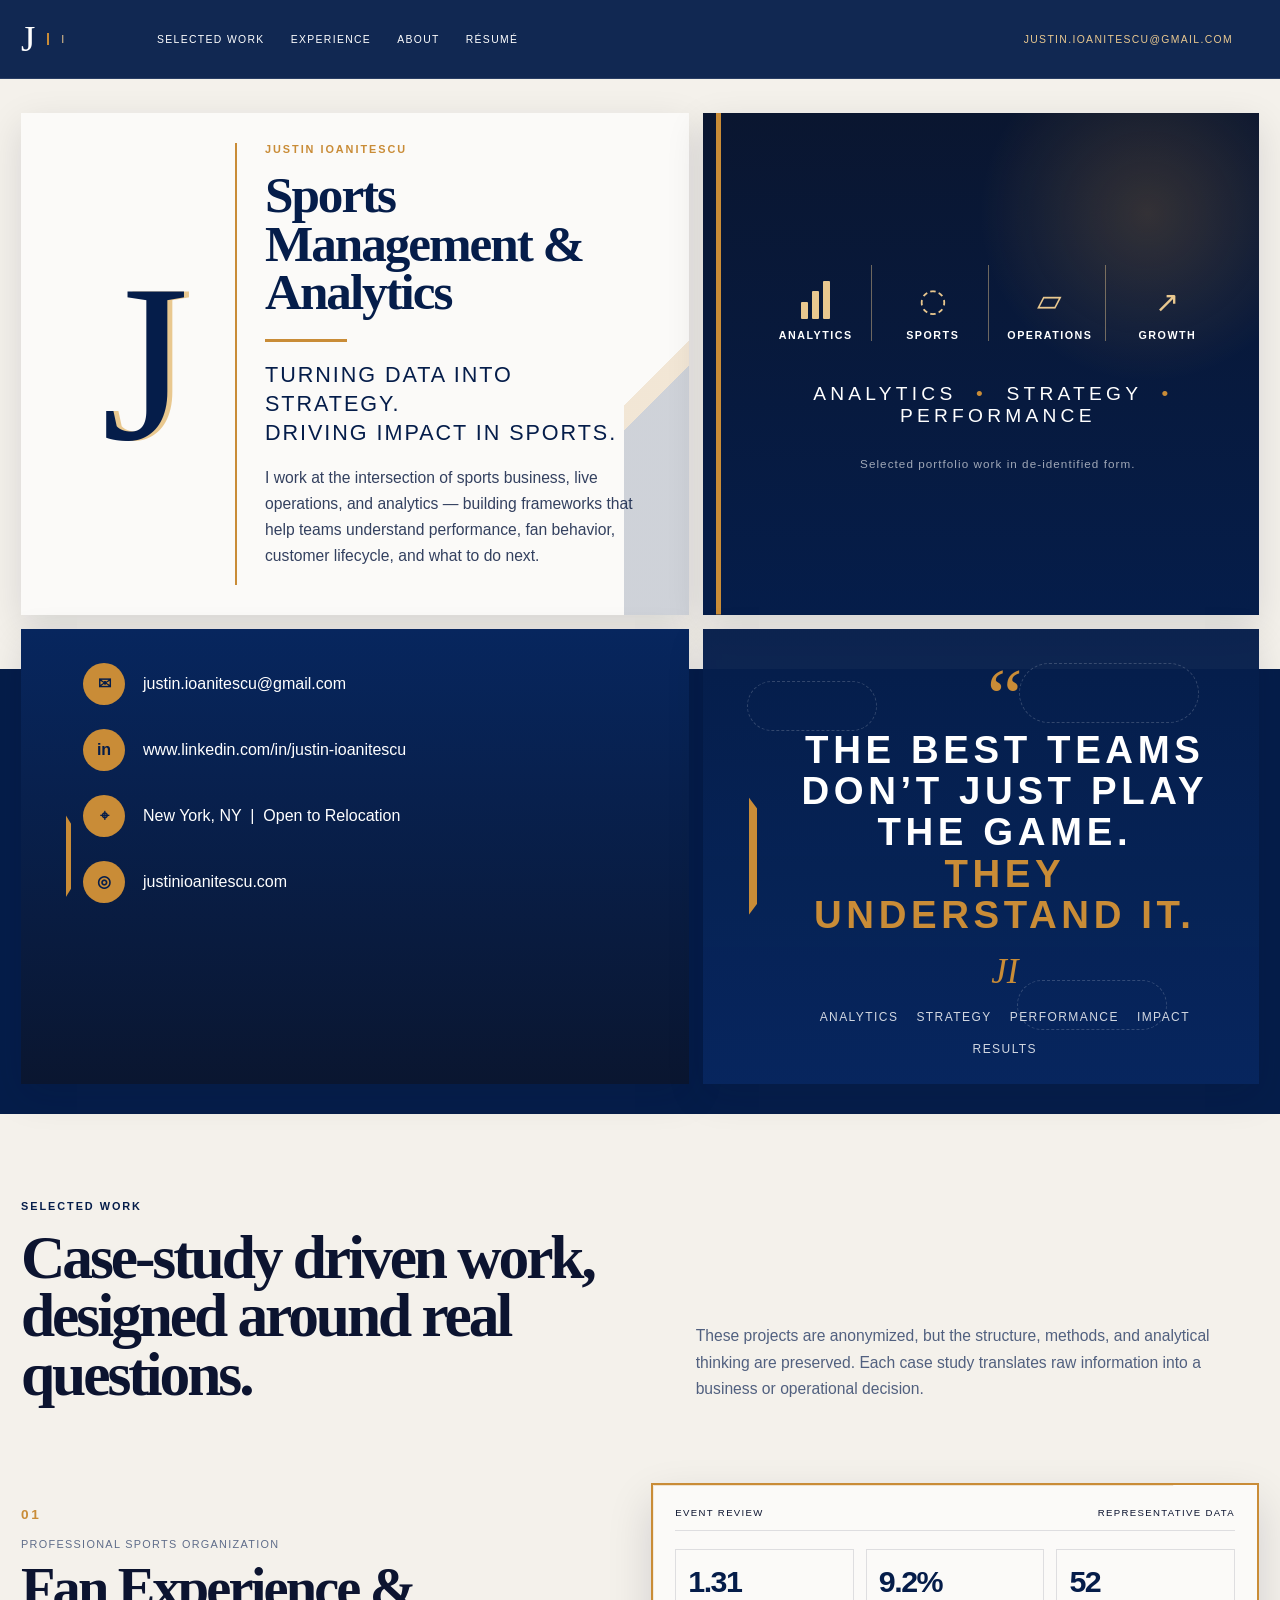
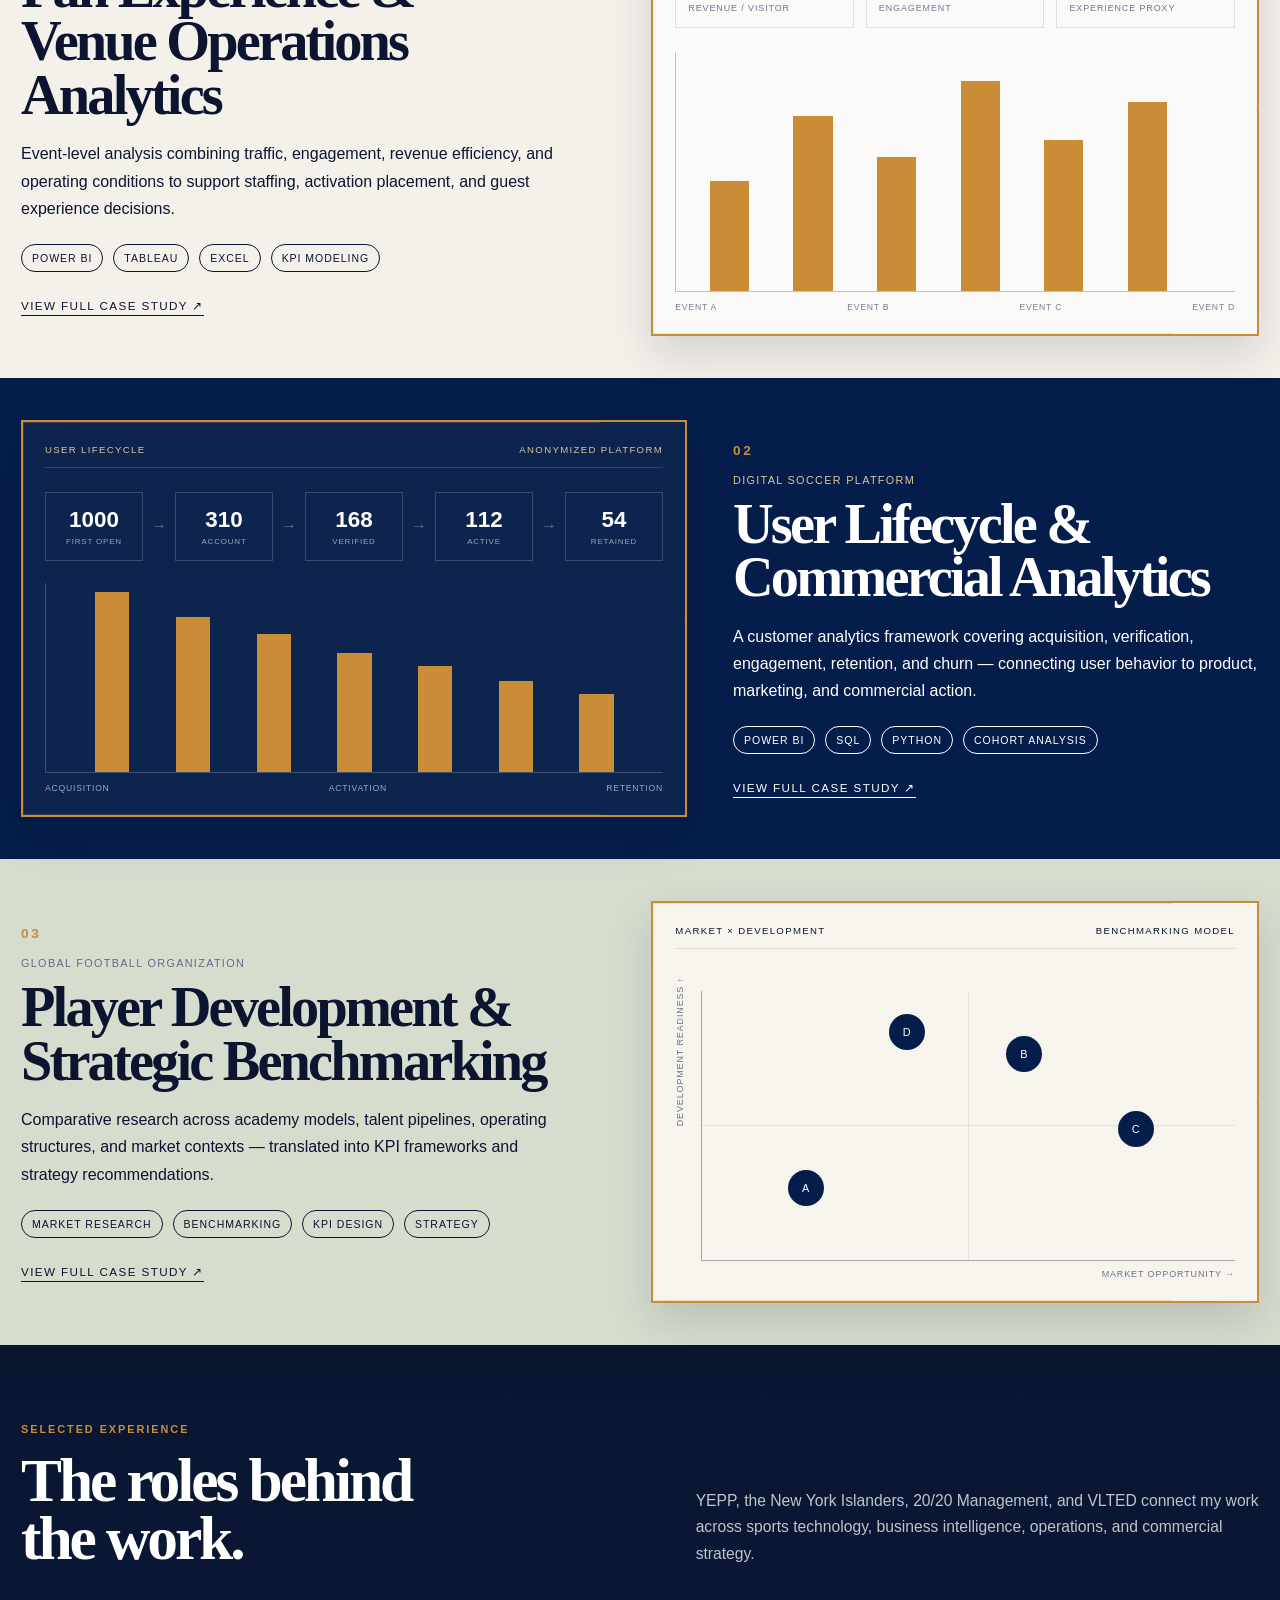
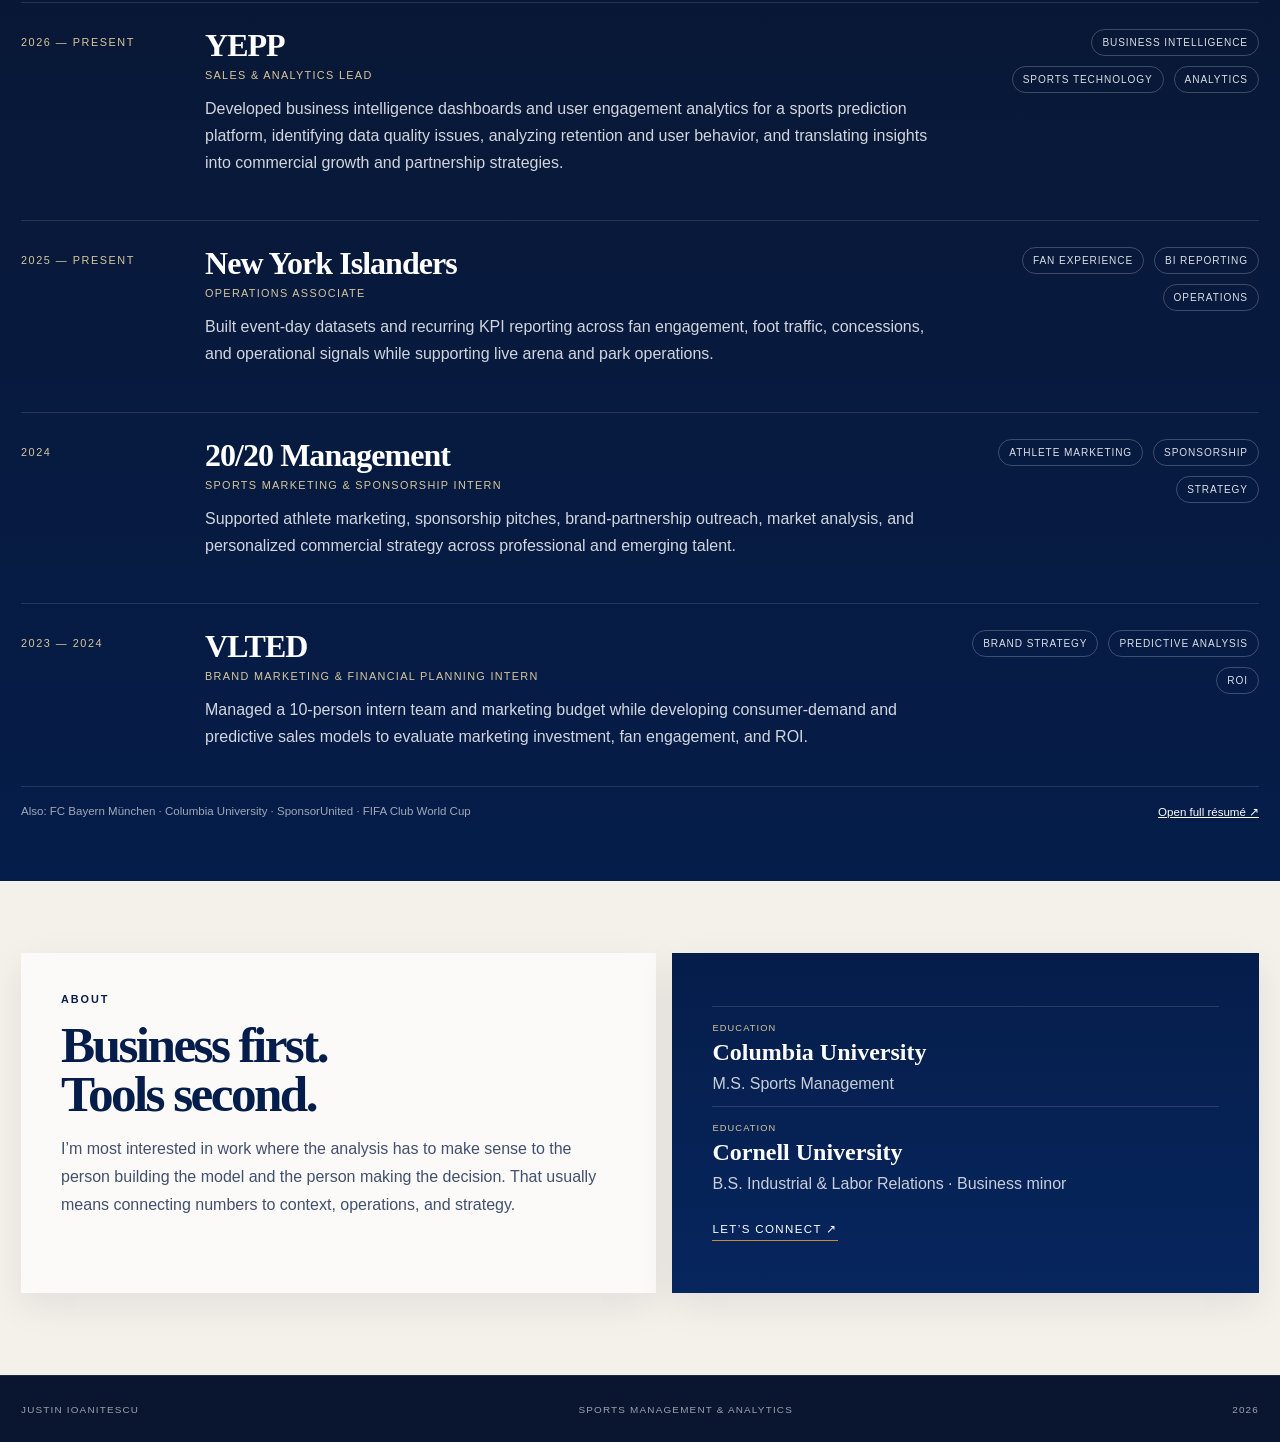
<file: index.html>
<!doctype html>
<html lang="en">
<head>
  <meta charset="utf-8">
  <meta name="viewport" content="width=device-width,initial-scale=1">
  <meta name="description" content="Justin Ioanitescu — Sports Management & Analytics portfolio">
  <title>Justin Ioanitescu — Portfolio V5</title>
  <style>
:root{
 --navy:#051d4a;
 --navy-2:#07265e;
 --navy-3:#0a1630;
 --gold:#c98c37;
 --gold-soft:#e9c88f;
 --white:#fbfaf8;
 --off:#f4f1eb;
 --ink:#0c1430;
 --green:#d6ddcf;
 --line:rgba(12,20,48,.16);
 --container:1320px;
}
*{box-sizing:border-box}
html{scroll-behavior:smooth}
body{
 margin:0;
 font-family:Arial,Helvetica,sans-serif;
 background:var(--off);
 color:var(--ink);
 -webkit-font-smoothing:antialiased;
}
a{color:inherit}
.container{width:min(calc(100% - 42px),var(--container));margin:auto}
.site-header{
 position:sticky;top:0;z-index:60;
 background:rgba(5,29,74,.95);
 backdrop-filter:blur(8px);
 border-bottom:1px solid rgba(255,255,255,.1);
}
.header-grid{
 min-height:78px;
 display:grid;
 grid-template-columns:110px 1fr auto auto;
 gap:26px;
 align-items:center;
 color:#fff;
}
.brand-mark{
 display:flex;align-items:center;gap:12px;
 text-decoration:none;color:#fff;
}
.brand-j{
 font-family:Georgia,"Times New Roman",serif;
 font-size:2.3rem;line-height:1;color:#fff;
}
.brand-i{
 border-left:2px solid var(--gold);
 padding-left:12px;
 font-size:.68rem;
 letter-spacing:.16em;
 text-transform:uppercase;
 color:var(--gold-soft);
}
.desktop-nav{display:flex;gap:26px}
.desktop-nav a,.header-email,.menu-toggle,.mobile-nav a{
 text-decoration:none;
 font-size:.65rem;
 letter-spacing:.13em;
 text-transform:uppercase;
}
.header-email{justify-self:end;color:var(--gold-soft)}
.menu-toggle{
 display:none;
 background:none;border:0;color:#fff;
}
.mobile-nav{
 display:none;
 border-top:1px solid rgba(255,255,255,.1);
 background:var(--navy);
 padding:18px 21px 22px;
 flex-direction:column;gap:14px;
}
.hero-shell{
 padding:34px 0 30px;
 background:linear-gradient(180deg,var(--off) 0 57%, var(--navy) 57% 100%);
}
.hero-grid{
 display:grid;
 grid-template-columns:1.2fr 1fr;
 grid-template-rows:auto auto;
 gap:14px;
}
.identity-panel,
.focus-panel,
.contact-panel,
.quote-panel{
 position:relative;
 overflow:hidden;
 box-shadow:0 12px 36px rgba(8,16,44,.12);
}
.identity-panel{
 background:var(--white);
 min-height:410px;
 display:grid;
 grid-template-columns:180px 1fr;
 align-items:center;
 padding:30px 42px 30px 34px;
}
.identity-panel:after{
 content:"";
 position:absolute;right:-55px;top:0;bottom:0;width:120px;
 background:linear-gradient(135deg, transparent 0 47%, var(--gold) 47% 51%, var(--navy) 51% 100%);
 opacity:.18;
}
.identity-monogram{
 display:flex;justify-content:center;align-items:center;height:100%;
}
.big-j{
 font-family:Georgia,"Times New Roman",serif;
 font-size:14rem;line-height:.78;
 color:var(--navy);
 text-shadow:5px 0 0 var(--gold-soft);
}
.identity-copy{padding-left:28px;border-left:2px solid var(--gold)}
.eyebrow{
 margin:0 0 16px;
 font-size:.68rem;
 letter-spacing:.18em;
 text-transform:uppercase;
 font-weight:700;
 color:var(--gold);
}
.eyebrow.dark{color:var(--navy)}
.identity-copy h1{
 margin:0;
 font-family:Georgia,"Times New Roman",serif;
 font-size:clamp(2.6rem,4vw,4.4rem);
 line-height:.95;
 letter-spacing:-.04em;
 color:var(--navy);
}
.gold-rule{
 width:82px;height:3px;background:var(--gold);
 margin:22px 0 18px;
}
.lead{
 margin:0 0 18px;
 color:var(--navy);
 font-size:1.35rem;
 line-height:1.35;
 letter-spacing:.09em;
 text-transform:uppercase;
}
.intro-text{
 max-width:620px;
 line-height:1.65;
 color:#33405f;
 font-size:.98rem;
}
.focus-panel{
 background:
 radial-gradient(circle at 80% 20%, rgba(201,140,55,.22), transparent 28%),
 linear-gradient(180deg,var(--navy-3),var(--navy));
 min-height:410px;
 color:#fff;
}
.focus-chevron{
 position:absolute;left:-90px;top:0;bottom:0;width:180px;
 clip-path:polygon(0 0, 68% 0, 100% 50%, 68% 100%, 0 100%);
 background:linear-gradient(90deg, transparent 0 57%, var(--gold) 57% 60%, transparent 60% 100%);
}
.focus-inner{
 height:100%;
 padding:42px 36px 34px 70px;
 display:flex;flex-direction:column;justify-content:center;
}
.icon-row{
 display:grid;
 grid-template-columns:repeat(4,1fr);
 gap:18px;
 align-items:end;
}
.icon-card{
 text-align:center;
 border-right:1px solid rgba(233,200,143,.45);
 padding:0 12px 0 0;
}
.icon-card:last-child{border-right:0}
.mini-icon{
 display:inline-flex;
 align-items:flex-end;
 justify-content:center;
 width:54px;height:54px;
 margin-bottom:10px;
 color:var(--gold-soft);
 font-size:1.55rem;
}
.bars-icon{gap:4px}
.bars-icon i{
 width:7px;background:var(--gold-soft);display:block;border-radius:1px;
}
.bars-icon i:nth-child(1){height:17px}
.bars-icon i:nth-child(2){height:28px}
.bars-icon i:nth-child(3){height:38px}
.ball-icon{font-size:2rem}
.rink-icon{font-size:2rem}
.trend-icon{font-size:1.8rem}
.icon-card b{
 display:block;
 font-size:.67rem;
 letter-spacing:.14em;
 text-transform:uppercase;
 font-weight:600;
}
.focus-words{
 margin-top:42px;
 font-size:1.2rem;
 letter-spacing:.22em;
 text-transform:uppercase;
 text-align:center;
}
.focus-words span{color:var(--gold);margin:0 10px}
.focus-note{
 margin-top:30px;
 text-align:center;
 color:rgba(255,255,255,.62);
 font-size:.73rem;
 letter-spacing:.09em;
}
.contact-panel{
 background:linear-gradient(180deg,var(--navy-2),var(--navy-3));
 color:#fff;
 padding:34px 34px 28px;
 min-height:330px;
}
.contact-panel:before{
 content:"";
 position:absolute;left:-70px;top:0;bottom:0;width:140px;
 clip-path:polygon(0 0, 100% 50%, 0 100%);
 background:linear-gradient(90deg, transparent 0 82%, var(--gold) 82% 86%, transparent 86% 100%);
}
.contact-list{
 position:relative;z-index:2;
 display:flex;flex-direction:column;gap:24px;
 margin-left:28px;
}
.contact-item{
 display:flex;gap:18px;align-items:center;
 font-size:1rem;
}
.contact-icon{
 width:42px;height:42px;border-radius:50%;
 background:var(--gold);color:var(--navy);
 display:grid;place-items:center;
 font-size:1rem;font-weight:700;
 flex:0 0 42px;
}
.quote-panel{
 background:
 linear-gradient(180deg,rgba(5,29,74,.97),rgba(7,38,94,.99)),
 linear-gradient(0deg, transparent, transparent);
 color:#fff;
 min-height:330px;
}
.quote-panel:before{
 content:"";
 position:absolute;left:-80px;top:0;bottom:0;width:170px;
 clip-path:polygon(0 0, 100% 50%, 0 100%);
 background:linear-gradient(90deg, transparent 0 74%, var(--gold) 74% 79%, transparent 79% 100%);
}
.chalk-lines span{
 position:absolute;border:1px dashed rgba(255,255,255,.18);border-radius:120px;
}
.chalk-lines span:nth-child(1){width:180px;height:60px;right:60px;top:34px}
.chalk-lines span:nth-child(2){width:130px;height:50px;left:44px;top:52px}
.chalk-lines span:nth-child(3){width:150px;height:50px;right:92px;bottom:54px}
.quote-inner{
 position:relative;z-index:2;height:100%;
 padding:36px 34px 28px 82px;
 display:flex;flex-direction:column;align-items:center;justify-content:center;text-align:center;
}
.quote-mark{
 margin:0;color:var(--gold);
 font-family:Georgia,serif;font-size:5rem;line-height:.8;
}
.quote-inner h2{
 margin:0;
 font-size:clamp(2rem,3vw,3.4rem);
 line-height:1.08;
 text-transform:uppercase;
 letter-spacing:.12em;
}
.quote-inner h2 span{color:var(--gold)}
.signature{
 margin:16px 0 18px;
 font-family:Georgia,serif;
 font-style:italic;
 font-size:2.2rem;
 color:var(--gold);
}
.quote-footer{
 display:flex;gap:18px;flex-wrap:wrap;justify-content:center;
 text-transform:uppercase;
 letter-spacing:.12em;
 font-size:.75rem;
 color:rgba(255,255,255,.82);
}
.section-head{
 display:grid;
 grid-template-columns:1.05fr .95fr;
 gap:52px;
 align-items:end;
 padding:86px 0 38px;
}
.section-head.inverse{
 color:#fff;
 padding:0 0 34px;
}
.section-title{
 margin:0;
 font-family:Georgia,"Times New Roman",serif;
 font-size:clamp(2.8rem,4.8vw,5.8rem);
 line-height:.95;
 letter-spacing:-.05em;
}
.section-copy{
 margin:0;
 line-height:1.7;
 color:#51607f;
 font-size:.98rem;
}
.section-head.inverse .section-copy{color:rgba(255,255,255,.74)}


.project-band{padding:42px 0}
.band-light{background:var(--off)}
.band-dark{background:var(--navy);color:#fff}
.band-green{background:var(--green)}
.project-grid{
 display:grid;
 grid-template-columns:1fr 1.04fr;
 gap:46px;
 align-items:center;
}
.project-grid.reverse{grid-template-columns:1.04fr 1fr}
.project-copy{
 padding:18px 0;
}
.project-number{
 display:inline-block;
 color:var(--gold);
 font-weight:700;
 letter-spacing:.2em;
 font-size:.85rem;
 margin-bottom:16px;
}
.project-type{
 margin:0 0 12px;
 text-transform:uppercase;
 letter-spacing:.12em;
 font-size:.68rem;
 color:#5f6d8a;
}
.band-dark .project-type{color:#d9c79d}
.project-copy h3{
 margin:0 0 18px;
 font-family:Georgia,"Times New Roman",serif;
 font-size:clamp(2.5rem,4.4vw,5rem);
 line-height:.95;
 letter-spacing:-.05em;
}
.project-copy p:not(.project-type){
 margin:0 0 22px;
 line-height:1.7;
 font-size:1rem;
 max-width:540px;
}
.bullet-tags{
 list-style:none;padding:0;margin:0 0 24px;
 display:flex;flex-wrap:wrap;gap:10px;
}
.bullet-tags li{
 border:1px solid currentColor;
 padding:7px 10px;
 border-radius:999px;
 font-size:.66rem;
 letter-spacing:.09em;
 text-transform:uppercase;
}
.project-link{
 text-decoration:none;
 font-size:.73rem;
 letter-spacing:.12em;
 text-transform:uppercase;
 border-bottom:1px solid currentColor;
 padding-bottom:3px;
}
.project-frame{
 position:relative;
 border:2px solid var(--gold);
 padding:22px;
 box-shadow:0 18px 42px rgba(8,16,44,.14);
}
.project-frame:before{
 content:"";
 position:absolute;inset:0;
 clip-path:polygon(0 0, calc(100% - 84px) 0, 100% 50%, calc(100% - 84px) 100%, 0 100%);
 border:1px solid rgba(201,140,55,.22);
 pointer-events:none;
}
.light-frame{background:var(--white)}
.dark-frame{background:#0d244e;color:#fff}
.green-frame{background:#f6f4ed}
.frame-header{
 display:flex;justify-content:space-between;gap:18px;
 padding-bottom:12px;border-bottom:1px solid rgba(12,20,48,.12);
 font-size:.6rem;letter-spacing:.14em;text-transform:uppercase;
}
.dark-frame .frame-header{border-color:rgba(255,255,255,.15);color:#d9c79d}
.frame-kpis{
 display:grid;grid-template-columns:repeat(3,1fr);gap:12px;
 margin-top:18px;
}
.frame-kpis div{
 border:1px solid rgba(12,20,48,.12);
 padding:14px 12px;
}
.frame-kpis b,.frame-kpis small{display:block}
.frame-kpis b{
 font-size:1.9rem;letter-spacing:-.05em;color:var(--navy);
}
.frame-kpis small{
 margin-top:4px;color:#6a7591;
 font-size:.56rem;letter-spacing:.1em;text-transform:uppercase;
}
.bar-chart{
 height:240px;
 border-left:1px solid rgba(12,20,48,.25);
 border-bottom:1px solid rgba(12,20,48,.25);
 display:flex;align-items:flex-end;gap:9%;
 padding:0 6%;margin-top:24px;
}
.bar-chart span{display:block;width:8%;background:var(--gold)}
.chart-labels{
 display:flex;justify-content:space-between;
 margin-top:10px;
 font-size:.54rem;letter-spacing:.09em;text-transform:uppercase;color:#7a7f8f;
}
.chart-labels.light{color:rgba(255,255,255,.6)}
.journey-row{
 display:flex;align-items:center;gap:8px;
 margin:24px 0 22px;
 overflow:auto;
}
.journey-row div{
 min-width:98px;
 flex:1;
 border:1px solid rgba(255,255,255,.18);
 padding:14px 10px;
 text-align:center;
}
.journey-row b,.journey-row small{display:block}
.journey-row b{font-size:1.4rem}
.journey-row small{
 margin-top:4px;
 font-size:.5rem;letter-spacing:.1em;text-transform:uppercase;color:rgba(255,255,255,.58)
}
.journey-row i{font-style:normal;color:rgba(255,255,255,.35)}
.retention-chart{
 height:190px;
 border-left:1px solid rgba(255,255,255,.2);
 border-bottom:1px solid rgba(255,255,255,.2);
 display:flex;align-items:flex-end;gap:9%;
 padding:0 8%;
}
.retention-chart span{display:block;width:7%;background:var(--gold)}
.matrix-wrap{position:relative;margin-top:18px;padding-top:24px}
.matrix-grid{
 height:270px;
 border-left:1px solid rgba(12,20,48,.35);
 border-bottom:1px solid rgba(12,20,48,.35);
 background:
 linear-gradient(to right,transparent 49.8%,rgba(12,20,48,.08) 50%,transparent 50.2%),
 linear-gradient(to bottom,transparent 49.8%,rgba(12,20,48,.08) 50%,transparent 50.2%);
 position:relative;
 margin-left:26px;
}
.dot{
 position:absolute;
 width:36px;height:36px;
 border-radius:50%;
 background:var(--navy);
 color:#fff;font-style:normal;
 display:grid;place-items:center;
 font-size:.68rem;
}
.dot.a{left:16%;bottom:20%}
.dot.b{left:57%;bottom:70%}
.dot.c{left:78%;bottom:42%}
.dot.d{left:35%;bottom:78%}
.axis-y,.axis-x{
 font-size:.56rem;letter-spacing:.1em;text-transform:uppercase;color:#667189;
}
.axis-y{
 position:absolute;left:0;top:10px;
 writing-mode:vertical-rl;transform:rotate(180deg);
}
.axis-x{
 display:block;text-align:right;margin-top:8px;
}
.experience-shell{
 background:linear-gradient(180deg,var(--navy-3),var(--navy));
 color:#fff;
 padding:78px 0 62px;
}
.experience-list{
 display:flex;flex-direction:column;gap:18px;
}
.exp-card{
 display:grid;
 grid-template-columns:160px 1fr 300px;
 gap:24px;
 align-items:start;
 border-top:1px solid rgba(255,255,255,.12);
 padding:26px 0;
}
.exp-meta{
 font-size:.68rem;letter-spacing:.14em;text-transform:uppercase;color:#d7c79c;padding-top:7px;
}
.exp-main h3{
 margin:0;
 font-family:Georgia,"Times New Roman",serif;
 font-size:2rem;line-height:1;letter-spacing:-.03em;
}
.exp-role{
 margin:8px 0 14px;
 font-size:.68rem;letter-spacing:.12em;text-transform:uppercase;color:#d7c79c;
}
.exp-main p:last-child{
 margin:0;
 line-height:1.7;
 color:rgba(255,255,255,.82);
}
.exp-tags{
 display:flex;flex-wrap:wrap;gap:10px;justify-content:flex-end;
}
.exp-tags span{
 border:1px solid rgba(255,255,255,.22);
 padding:7px 10px;
 border-radius:999px;
 font-size:.63rem;letter-spacing:.09em;text-transform:uppercase;
 color:rgba(255,255,255,.86);
}
.experience-footer{
 display:flex;justify-content:space-between;gap:18px;
 border-top:1px solid rgba(255,255,255,.12);
 margin-top:10px;padding-top:18px;
 font-size:.72rem;color:rgba(255,255,255,.62);
}
.experience-footer a{color:#fff}
.about-shell{padding:72px 0 82px;background:var(--off)}
.about-grid{
 display:grid;
 grid-template-columns:1.04fr .96fr;
 gap:16px;
}
.about-panel{
 min-height:340px;
 padding:40px;
 box-shadow:0 12px 36px rgba(8,16,44,.08);
}
.light-about{
 background:var(--white);
 color:var(--navy);
}
.light-about h2{
 margin:0 0 16px;
 font-family:Georgia,serif;
 font-size:clamp(2.5rem,4vw,4.8rem);
 line-height:.95;letter-spacing:-.05em;
}
.light-about p:last-child{line-height:1.75;color:#42506e;max-width:560px}
.dark-about{
 background:linear-gradient(180deg,var(--navy),var(--navy-2));
 color:#fff;
 display:flex;flex-direction:column;justify-content:center;
}
.education-block{
 border-top:1px solid rgba(255,255,255,.14);
 padding-top:16px;
 margin-top:10px;
}
.education-block:first-child{margin-top:0}
.edu-label{
 display:block;
 margin-bottom:6px;
 color:#d7c79c;
 text-transform:uppercase;
 letter-spacing:.12em;
 font-size:.58rem;
}
.education-block h3{
 margin:0;
 font-family:Georgia,serif;
 font-size:1.5rem;
}
.education-block p{
 margin:6px 0 0;
 color:rgba(255,255,255,.78);
 line-height:1.5;
}
.contact-cta{
 margin-top:26px;
 align-self:flex-start;
 text-decoration:none;
 border-bottom:1px solid var(--gold);
 padding-bottom:4px;
 color:#fff;
 text-transform:uppercase;
 font-size:.72rem;
 letter-spacing:.12em;
}
.site-footer{
 background:var(--navy-3);
 color:rgba(255,255,255,.6);
 border-top:1px solid rgba(255,255,255,.08);
}
.footer-grid{
 min-height:66px;
 display:flex;justify-content:space-between;align-items:center;gap:16px;
 font-size:.62rem;letter-spacing:.12em;text-transform:uppercase;
}


@media (max-width: 1080px){
  .header-grid{grid-template-columns:110px 1fr auto}
  .desktop-nav,.header-email{display:none}
  .menu-toggle{display:block;justify-self:end}
  .hero-grid{grid-template-columns:1fr}
  .identity-panel,.focus-panel,.contact-panel,.quote-panel{min-height:auto}
  .section-head,.project-grid,.about-grid{grid-template-columns:1fr}
  .project-grid.reverse{grid-template-columns:1fr}
  .project-grid.reverse .project-frame{order:1}
  .project-grid.reverse .project-copy{order:2}
  .exp-card{grid-template-columns:140px 1fr}
  .exp-tags{grid-column:2;justify-content:flex-start}
}
@media (max-width: 720px){
  .container{width:min(calc(100% - 26px),var(--container))}
  .mobile-nav.open{display:flex}
  .identity-panel{grid-template-columns:1fr;padding:26px 20px}
  .identity-monogram{display:none}
  .identity-copy{padding-left:0;border-left:0}
  .focus-inner{padding:28px 20px 26px 34px}
  .icon-row{grid-template-columns:repeat(2,1fr);gap:16px}
  .focus-words{font-size:.86rem;letter-spacing:.14em}
  .contact-panel,.quote-inner{padding:26px 20px 24px 34px}
  .quote-inner h2{font-size:1.55rem}
  .section-head{padding:60px 0 30px}
  .project-band{padding:26px 0}
  .frame-kpis{grid-template-columns:1fr}
  .bar-chart,.retention-chart{height:160px}
  .exp-card{grid-template-columns:1fr}
  .exp-tags{grid-column:auto}
  .experience-footer,.footer-grid{flex-direction:column;align-items:flex-start}
  .about-panel{padding:28px 22px}
}
</style>
</head>
<body>
  <header class="site-header">
    <div class="container header-grid">
      <a class="brand-mark" href="#top" aria-label="Justin Ioanitescu home">
        <span class="brand-j">J</span>
        <span class="brand-i">I</span>
      </a>
      <nav class="desktop-nav" aria-label="Primary">
        <a href="#work">Selected Work</a>
        <a href="#experience">Experience</a>
        <a href="#about">About</a>
        <a href="Justin-Ioanitescu-Resume.pdf">Résumé</a>
      </nav>
      <a class="header-email" href="mailto:justin.ioanitescu@gmail.com">justin.ioanitescu@gmail.com</a>
      <button class="menu-toggle" aria-expanded="false" aria-controls="mobile-nav">Menu</button>
    </div>
    <nav id="mobile-nav" class="mobile-nav" aria-label="Mobile">
      <a href="#work">Selected Work</a>
      <a href="#experience">Experience</a>
      <a href="#about">About</a>
      <a href="Justin-Ioanitescu-Resume.pdf">Résumé</a>
      <a href="mailto:justin.ioanitescu@gmail.com">Email</a>
    </nav>
  </header>

  <main id="top">
    <section class="hero-shell">
      <div class="container hero-grid">
        <div class="identity-panel">
          <div class="identity-monogram">
            <span class="big-j">J</span>
          </div>
          <div class="identity-copy">
            <p class="eyebrow">JUSTIN IOANITESCU</p>
            <h1>Sports Management &amp; Analytics</h1>
            <div class="gold-rule"></div>
            <p class="lead">Turning data into strategy.<br>Driving impact in sports.</p>
            <p class="intro-text">I work at the intersection of sports business, live operations, and analytics — building frameworks that help teams understand performance, fan behavior, customer lifecycle, and what to do next.</p>
          </div>
        </div>

        <div class="focus-panel">
          <div class="focus-chevron"></div>
          <div class="focus-inner">
            <div class="icon-row">
              <div class="icon-card">
                <span class="mini-icon bars-icon"><i></i><i></i><i></i></span>
                <b>Analytics</b>
              </div>
              <div class="icon-card">
                <span class="mini-icon ball-icon">◌</span>
                <b>Sports</b>
              </div>
              <div class="icon-card">
                <span class="mini-icon rink-icon">▱</span>
                <b>Operations</b>
              </div>
              <div class="icon-card">
                <span class="mini-icon trend-icon">↗</span>
                <b>Growth</b>
              </div>
            </div>
            <div class="focus-words">ANALYTICS <span>•</span> STRATEGY <span>•</span> PERFORMANCE</div>
            <div class="focus-note">Selected portfolio work in de-identified form.</div>
          </div>
        </div>

        <div class="contact-panel">
          <div class="contact-list">
            <div class="contact-item">
              <span class="contact-icon">✉</span>
              <span>justin.ioanitescu@gmail.com</span>
            </div>
            <div class="contact-item">
              <span class="contact-icon">in</span>
              <span>www.linkedin.com/in/justin-ioanitescu</span>
            </div>
            <div class="contact-item">
              <span class="contact-icon">⌖</span>
              <span>New York, NY &nbsp;|&nbsp; Open to Relocation</span>
            </div>
            <div class="contact-item">
              <span class="contact-icon">◎</span>
              <span>justinioanitescu.com</span>
            </div>
          </div>
        </div>

        <div class="quote-panel">
          <div class="chalk-lines" aria-hidden="true">
            <span></span><span></span><span></span>
          </div>
          <div class="quote-inner">
            <p class="quote-mark">“</p>
            <h2>The best teams<br>don’t just play the game.<br><span>They understand it.</span></h2>
            <p class="signature">JI</p>
            <div class="quote-footer">
              <span>Analytics</span>
              <span>Strategy</span>
              <span>Performance</span>
              <span>Impact</span>
              <span>Results</span>
            </div>
          </div>
        </div>
      </div>
    </section>

    <section class="section-head container" id="work">
      <div>
        <p class="eyebrow dark">Selected Work</p>
        <h2 class="section-title">Case-study driven work,<br>designed around real questions.</h2>
      </div>
      <p class="section-copy">These projects are anonymized, but the structure, methods, and analytical thinking are preserved. Each case study translates raw information into a business or operational decision.</p>
    </section>

    <section class="project-band band-light">
      <div class="container project-grid">
        <div class="project-copy">
          <span class="project-number">01</span>
          <p class="project-type">Professional Sports Organization</p>
          <h3>Fan Experience &amp;<br>Venue Operations Analytics</h3>
          <p>Event-level analysis combining traffic, engagement, revenue efficiency, and operating conditions to support staffing, activation placement, and guest experience decisions.</p>
          <ul class="bullet-tags">
            <li>Power BI</li>
            <li>Tableau</li>
            <li>Excel</li>
            <li>KPI Modeling</li>
          </ul>
          <a class="project-link" href="venue-operations-case-study.html">View full case study ↗</a>
        </div>
        <div class="project-frame light-frame">
          <div class="frame-header">
            <span>Event Review</span>
            <span>Representative data</span>
          </div>
          <div class="frame-kpis">
            <div><b>1.31</b><small>Revenue / Visitor</small></div>
            <div><b>9.2%</b><small>Engagement</small></div>
            <div><b>52</b><small>Experience Proxy</small></div>
          </div>
          <div class="bar-chart">
            <span style="height:46%"></span>
            <span style="height:73%"></span>
            <span style="height:56%"></span>
            <span style="height:88%"></span>
            <span style="height:63%"></span>
            <span style="height:79%"></span>
          </div>
          <div class="chart-labels"><span>Event A</span><span>Event B</span><span>Event C</span><span>Event D</span></div>
        </div>
      </div>
    </section>

    <section class="project-band band-dark">
      <div class="container project-grid reverse">
        <div class="project-frame dark-frame">
          <div class="frame-header">
            <span>User Lifecycle</span>
            <span>Anonymized platform</span>
          </div>
          <div class="journey-row">
            <div><b>1000</b><small>First Open</small></div>
            <i>→</i>
            <div><b>310</b><small>Account</small></div>
            <i>→</i>
            <div><b>168</b><small>Verified</small></div>
            <i>→</i>
            <div><b>112</b><small>Active</small></div>
            <i>→</i>
            <div><b>54</b><small>Retained</small></div>
          </div>
          <div class="retention-chart">
            <span style="height:95%"></span>
            <span style="height:82%"></span>
            <span style="height:73%"></span>
            <span style="height:63%"></span>
            <span style="height:56%"></span>
            <span style="height:48%"></span>
            <span style="height:41%"></span>
          </div>
          <div class="chart-labels light"><span>Acquisition</span><span>Activation</span><span>Retention</span></div>
        </div>
        <div class="project-copy">
          <span class="project-number">02</span>
          <p class="project-type">Digital Soccer Platform</p>
          <h3>User Lifecycle &amp;<br>Commercial Analytics</h3>
          <p>A customer analytics framework covering acquisition, verification, engagement, retention, and churn — connecting user behavior to product, marketing, and commercial action.</p>
          <ul class="bullet-tags">
            <li>Power BI</li>
            <li>SQL</li>
            <li>Python</li>
            <li>Cohort Analysis</li>
          </ul>
          <a class="project-link" href="user-lifecycle-case-study.html">View full case study ↗</a>
        </div>
      </div>
    </section>

    <section class="project-band band-green">
      <div class="container project-grid">
        <div class="project-copy">
          <span class="project-number">03</span>
          <p class="project-type">Global Football Organization</p>
          <h3>Player Development &amp;<br>Strategic Benchmarking</h3>
          <p>Comparative research across academy models, talent pipelines, operating structures, and market contexts — translated into KPI frameworks and strategy recommendations.</p>
          <ul class="bullet-tags">
            <li>Market Research</li>
            <li>Benchmarking</li>
            <li>KPI Design</li>
            <li>Strategy</li>
          </ul>
          <a class="project-link" href="football-market-case-study.html">View full case study ↗</a>
        </div>
        <div class="project-frame green-frame">
          <div class="frame-header">
            <span>Market × Development</span>
            <span>Benchmarking model</span>
          </div>
          <div class="matrix-wrap">
            <span class="axis-y">Development Readiness ↑</span>
            <div class="matrix-grid">
              <i class="dot a">A</i>
              <i class="dot b">B</i>
              <i class="dot c">C</i>
              <i class="dot d">D</i>
            </div>
            <span class="axis-x">Market Opportunity →</span>
          </div>
        </div>
      </div>
    </section>

    <section class="experience-shell" id="experience">
      <div class="container">
        <div class="section-head inverse">
          <div>
            <p class="eyebrow">Selected Experience</p>
            <h2 class="section-title">The roles behind<br>the work.</h2>
          </div>
          <p class="section-copy">YEPP, the New York Islanders, 20/20 Management, and VLTED connect my work across sports technology, business intelligence, operations, and commercial strategy.</p>
        </div>
        <div class="experience-list">

  <article class="exp-card">
    <div class="exp-meta">2026 — Present</div>
    <div class="exp-main">
      <h3>YEPP</h3>
      <p class="exp-role">Sales &amp; Analytics Lead</p>
      <p>Developed business intelligence dashboards and user engagement analytics for a sports prediction platform, identifying data quality issues, analyzing retention and user behavior, and translating insights into commercial growth and partnership strategies.</p>
    </div>
    <div class="exp-tags">
      <span>Business Intelligence</span>
      <span>Sports Technology</span>
      <span>Analytics</span>
    </div>
  </article>

  <article class="exp-card">
    <div class="exp-meta">2025 — Present</div>
    <div class="exp-main">
      <h3>New York Islanders</h3>
      <p class="exp-role">Operations Associate</p>
      <p>Built event-day datasets and recurring KPI reporting across fan engagement, foot traffic, concessions, and operational signals while supporting live arena and park operations.</p>
    </div>
    <div class="exp-tags">
      <span>Fan Experience</span>
      <span>BI Reporting</span>
      <span>Operations</span>
    </div>
  </article>

  <article class="exp-card">
    <div class="exp-meta">2024</div>
    <div class="exp-main">
      <h3>20/20 Management</h3>
      <p class="exp-role">Sports Marketing &amp; Sponsorship Intern</p>
      <p>Supported athlete marketing, sponsorship pitches, brand-partnership outreach, market analysis, and personalized commercial strategy across professional and emerging talent.</p>
    </div>
    <div class="exp-tags">
      <span>Athlete Marketing</span>
      <span>Sponsorship</span>
      <span>Strategy</span>
    </div>
  </article>

  <article class="exp-card">
    <div class="exp-meta">2023 — 2024</div>
    <div class="exp-main">
      <h3>VLTED</h3>
      <p class="exp-role">Brand Marketing &amp; Financial Planning Intern</p>
      <p>Managed a 10-person intern team and marketing budget while developing consumer-demand and predictive sales models to evaluate marketing investment, fan engagement, and ROI.</p>
    </div>
    <div class="exp-tags">
      <span>Brand Strategy</span>
      <span>Predictive Analysis</span>
      <span>ROI</span>
    </div>
  </article>

</div>

<div class="experience-footer">
  <span>Also: FC Bayern München · Columbia University · SponsorUnited · FIFA Club World Cup</span>
  <a href="Justin-Ioanitescu-Resume.pdf">Open full résumé ↗</a>
</div>
</div>
</section>

    <section class="about-shell" id="about">
      <div class="container about-grid">
        <div class="about-panel light-about">
          <p class="eyebrow dark">About</p>
          <h2>Business first.<br>Tools second.</h2>
          <p>I’m most interested in work where the analysis has to make sense to the person building the model and the person making the decision. That usually means connecting numbers to context, operations, and strategy.</p>
        </div>
        <div class="about-panel dark-about">
          <div class="education-block">
            <span class="edu-label">Education</span>
            <h3>Columbia University</h3>
            <p>M.S. Sports Management</p>
          </div>
          <div class="education-block">
            <span class="edu-label">Education</span>
            <h3>Cornell University</h3>
            <p>B.S. Industrial &amp; Labor Relations · Business minor</p>
          </div>
          <a class="contact-cta" href="mailto:justin.ioanitescu@gmail.com">Let’s connect ↗</a>
        </div>
      </div>
    </section>
  </main>

  <footer class="site-footer">
    <div class="container footer-grid">
      <span>Justin Ioanitescu</span>
      <span>Sports Management &amp; Analytics</span>
      <span id="year"></span>
    </div>
  </footer>

  <script>
  document.getElementById('year').textContent = new Date().getFullYear();
  const menuButton = document.querySelector('.menu-toggle');
  const mobileNav = document.getElementById('mobile-nav');
  if (menuButton && mobileNav) {
    menuButton.addEventListener('click', () => {
      const expanded = menuButton.getAttribute('aria-expanded') === 'true';
      menuButton.setAttribute('aria-expanded', String(!expanded));
      mobileNav.classList.toggle('open', !expanded);
    });
    mobileNav.querySelectorAll('a').forEach(link => link.addEventListener('click', () => {
      mobileNav.classList.remove('open');
      menuButton.setAttribute('aria-expanded', 'false');
    }));
  }
</script>
</body>
</html>
</file>
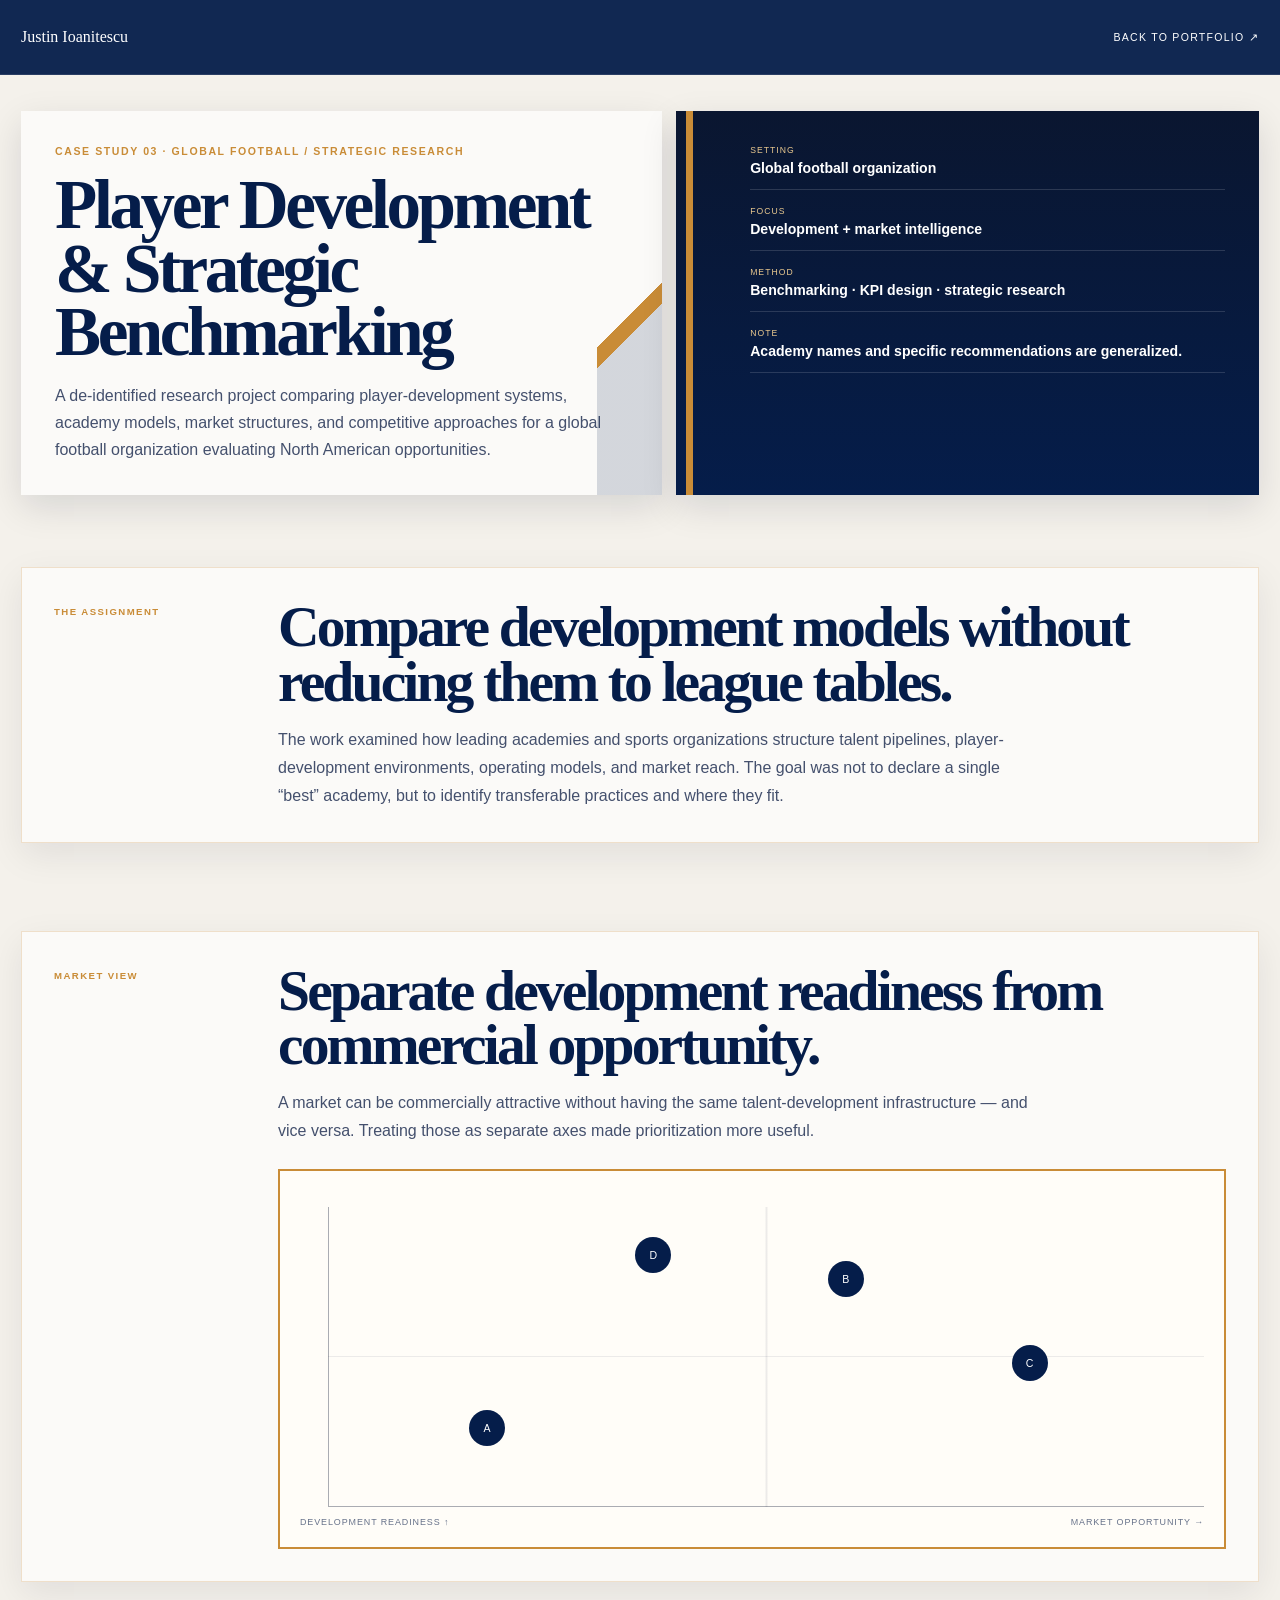
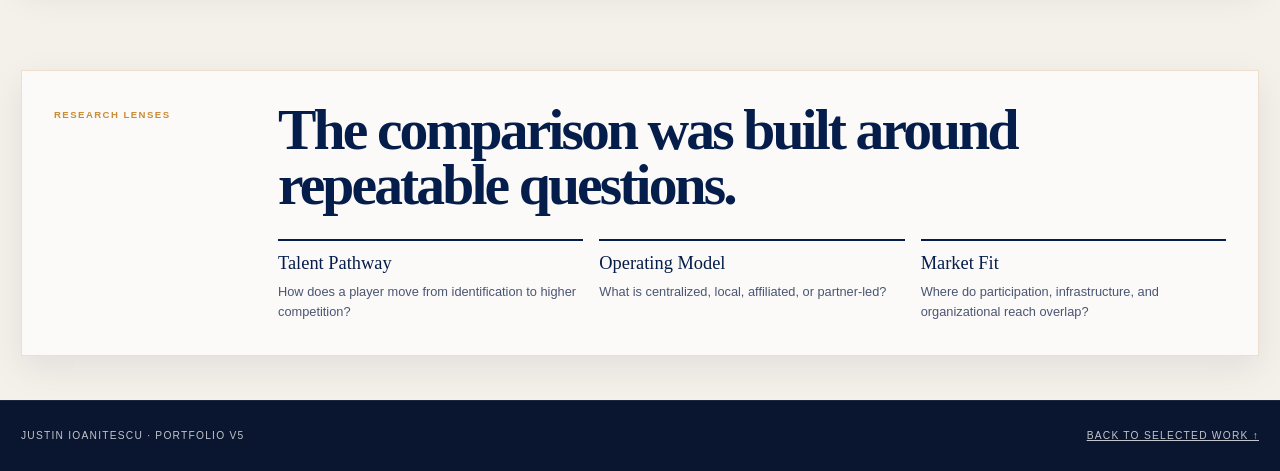
<file: football-market-case-study.html>
<!doctype html>
<html lang="en">
<head>
  <meta charset="utf-8">
  <meta name="viewport" content="width=device-width,initial-scale=1">
  <title>Player Development & Strategic Benchmarking — Justin Ioanitescu</title>
  <link rel="stylesheet" href="case-study.css">
</head>
<body>
  <header class="case-header">
    <div class="container case-nav">
      <a class="case-brand" href="index.html">Justin Ioanitescu</a>
      <a href="index.html#work">Back to portfolio ↗</a>
    </div>
  </header>

  <section class="case-hero">
    <div class="container hero-card">
      <div class="hero-white">
        <p class="case-kicker">Case Study 03 · Global Football / Strategic Research</p>
        <h1>Player Development & Strategic Benchmarking</h1>
        <p class="lead">A de-identified research project comparing player-development systems, academy models, market structures, and competitive approaches for a global football organization evaluating North American opportunities.</p>
      </div>
      <div class="hero-navy">
        <div class="meta-list">
          <div class="meta-item"><small>Setting</small><b>Global football organization</b></div>
          <div class="meta-item"><small>Focus</small><b>Development + market intelligence</b></div>
          <div class="meta-item"><small>Method</small><b>Benchmarking · KPI design · strategic research</b></div>
          <div class="meta-item"><small>Note</small><b>Academy names and specific recommendations are generalized.</b></div>
        </div>
      </div>
    </div>
  </section>

  <section class="section">
    <div class="container section-card">
      <div class="section-grid">
        <div class="section-label">The Assignment</div>
        <div class="section-body">
          <h2>Compare development models without reducing them to league tables.</h2>
          <p>The work examined how leading academies and sports organizations structure talent pipelines, player-development environments, operating models, and market reach. The goal was not to declare a single “best” academy, but to identify transferable practices and where they fit.</p>
        </div>
      </div>
    </div>
  </section>

  <section class="section">
    <div class="container section-card">
      <div class="section-grid">
        <div class="section-label">Market View</div>
        <div class="section-body">
          <h2>Separate development readiness from commercial opportunity.</h2>
          <p>A market can be commercially attractive without having the same talent-development infrastructure — and vice versa. Treating those as separate axes made prioritization more useful.</p>
          <div class="matrix-box">
            <div class="matrix-grid">
              <i class="a">A</i>
              <i class="b">B</i>
              <i class="c">C</i>
              <i class="d">D</i>
            </div>
            <div class="matrix-axis">
              <span>Development Readiness ↑</span>
              <span>Market Opportunity →</span>
            </div>
          </div>
        </div>
      </div>
    </div>
  </section>

  <section class="section">
    <div class="container section-card">
      <div class="section-grid">
        <div class="section-label">Research Lenses</div>
        <div class="section-body">
          <h2>The comparison was built around repeatable questions.</h2>
          <div class="takeaways">
            <div class="takeaway"><b>Talent Pathway</b><p>How does a player move from identification to higher competition?</p></div>
            <div class="takeaway"><b>Operating Model</b><p>What is centralized, local, affiliated, or partner-led?</p></div>
            <div class="takeaway"><b>Market Fit</b><p>Where do participation, infrastructure, and organizational reach overlap?</p></div>
          </div>
        </div>
      </div>
    </div>
  </section>

  <footer class="case-footer">
    <div class="container">
      <span>Justin Ioanitescu · Portfolio V5</span>
      <a href="index.html#work">Back to selected work ↑</a>
    </div>
  </footer>
</body>
</html>
</file>
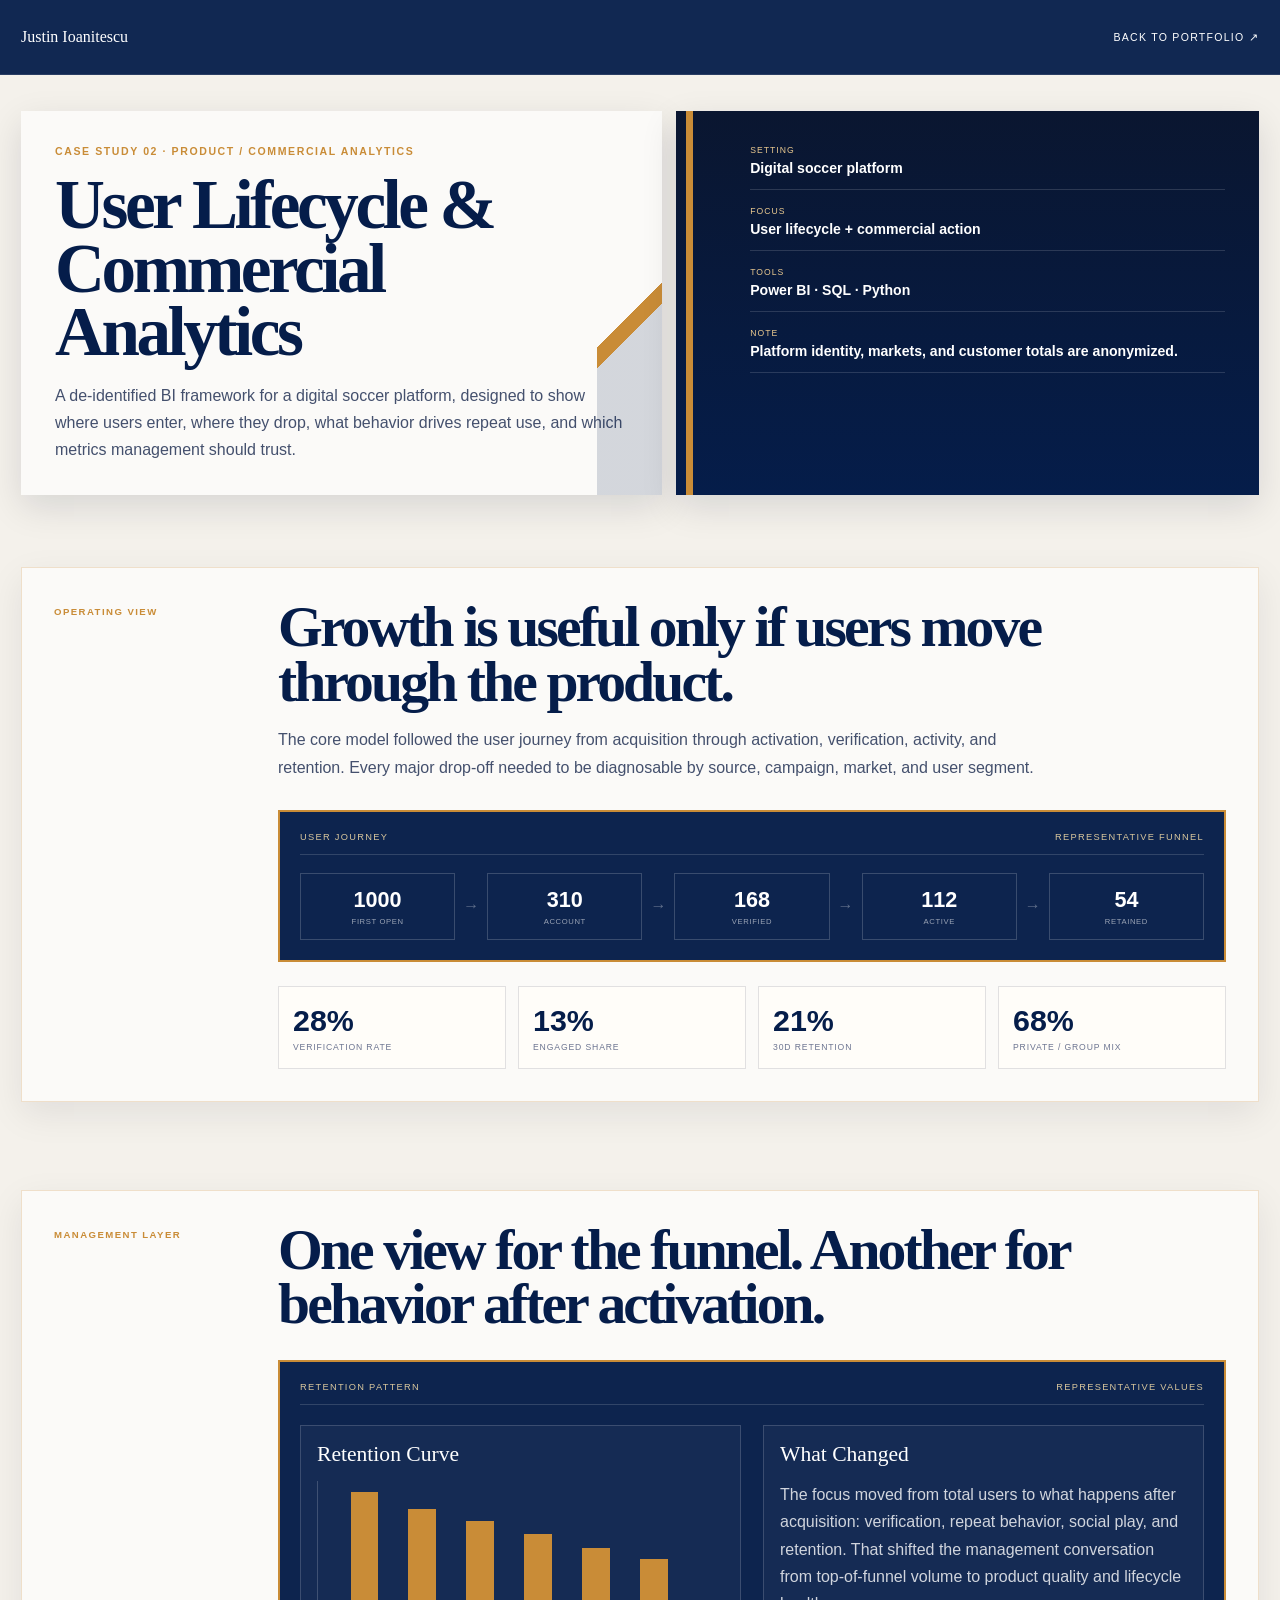
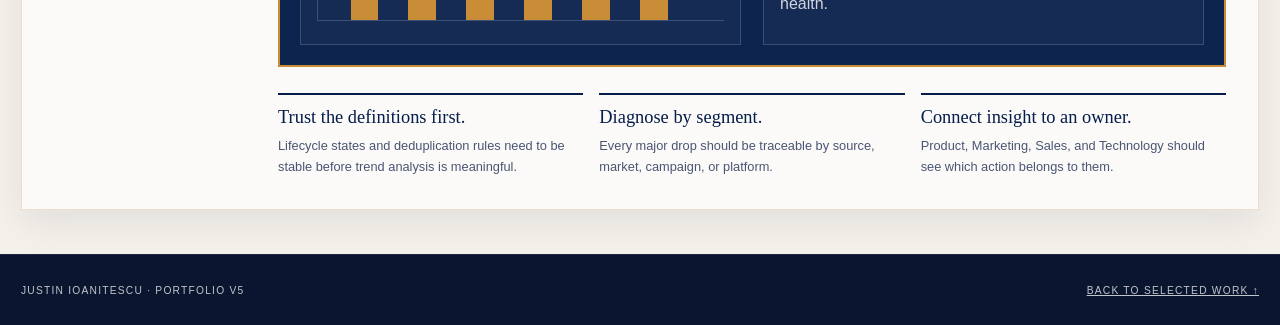
<file: user-lifecycle-case-study.html>
<!doctype html>
<html lang="en">
<head>
  <meta charset="utf-8">
  <meta name="viewport" content="width=device-width,initial-scale=1">
  <title>User Lifecycle & Commercial Analytics — Justin Ioanitescu</title>
  <link rel="stylesheet" href="case-study.css">
</head>
<body>
  <header class="case-header">
    <div class="container case-nav">
      <a class="case-brand" href="index.html">Justin Ioanitescu</a>
      <a href="index.html#work">Back to portfolio ↗</a>
    </div>
  </header>

  <section class="case-hero">
    <div class="container hero-card">
      <div class="hero-white">
        <p class="case-kicker">Case Study 02 · Product / Commercial Analytics</p>
        <h1>User Lifecycle & Commercial Analytics</h1>
        <p class="lead">A de-identified BI framework for a digital soccer platform, designed to show where users enter, where they drop, what behavior drives repeat use, and which metrics management should trust.</p>
      </div>
      <div class="hero-navy">
        <div class="meta-list">
          <div class="meta-item"><small>Setting</small><b>Digital soccer platform</b></div>
          <div class="meta-item"><small>Focus</small><b>User lifecycle + commercial action</b></div>
          <div class="meta-item"><small>Tools</small><b>Power BI · SQL · Python</b></div>
          <div class="meta-item"><small>Note</small><b>Platform identity, markets, and customer totals are anonymized.</b></div>
        </div>
      </div>
    </div>
  </section>

  <section class="section">
    <div class="container section-card">
      <div class="section-grid">
        <div class="section-label">Operating View</div>
        <div class="section-body">
          <h2>Growth is useful only if users move through the product.</h2>
          <p>The core model followed the user journey from acquisition through activation, verification, activity, and retention. Every major drop-off needed to be diagnosable by source, campaign, market, and user segment.</p>
          <div class="showcase dark">
            <div class="showcase-header"><span>User Journey</span><span>Representative funnel</span></div>
            <div class="flow-row">
              <div><b>1000</b><small>First Open</small></div>
              <i>→</i>
              <div><b>310</b><small>Account</small></div>
              <i>→</i>
              <div><b>168</b><small>Verified</small></div>
              <i>→</i>
              <div><b>112</b><small>Active</small></div>
              <i>→</i>
              <div><b>54</b><small>Retained</small></div>
            </div>
          </div>
          <div class="metric-row">
            <div class="metric-box"><b>28%</b><small>Verification Rate</small></div>
            <div class="metric-box"><b>13%</b><small>Engaged Share</small></div>
            <div class="metric-box"><b>21%</b><small>30D Retention</small></div>
            <div class="metric-box"><b>68%</b><small>Private / Group Mix</small></div>
          </div>
        </div>
      </div>
    </div>
  </section>

  <section class="section">
    <div class="container section-card">
      <div class="section-grid">
        <div class="section-label">Management Layer</div>
        <div class="section-body">
          <h2>One view for the funnel. Another for behavior after activation.</h2>
          <div class="showcase dark">
            <div class="showcase-header"><span>Retention Pattern</span><span>Representative values</span></div>
            <div class="showcase-grid">
              <div class="chart-box">
                <h3>Retention Curve</h3>
                <div class="simple-bars">
                  <span style="height:92%"></span>
                  <span style="height:80%"></span>
                  <span style="height:71%"></span>
                  <span style="height:62%"></span>
                  <span style="height:52%"></span>
                  <span style="height:44%"></span>
                </div>
              </div>
              <div class="note-box">
                <h3>What Changed</h3>
                <p>The focus moved from total users to what happens after acquisition: verification, repeat behavior, social play, and retention. That shifted the management conversation from top-of-funnel volume to product quality and lifecycle health.</p>
              </div>
            </div>
          </div>
          <div class="takeaways">
            <div class="takeaway"><b>Trust the definitions first.</b><p>Lifecycle states and deduplication rules need to be stable before trend analysis is meaningful.</p></div>
            <div class="takeaway"><b>Diagnose by segment.</b><p>Every major drop should be traceable by source, market, campaign, or platform.</p></div>
            <div class="takeaway"><b>Connect insight to an owner.</b><p>Product, Marketing, Sales, and Technology should see which action belongs to them.</p></div>
          </div>
        </div>
      </div>
    </div>
  </section>

  <footer class="case-footer">
    <div class="container">
      <span>Justin Ioanitescu · Portfolio V5</span>
      <a href="index.html#work">Back to selected work ↑</a>
    </div>
  </footer>
</body>
</html>
</file>
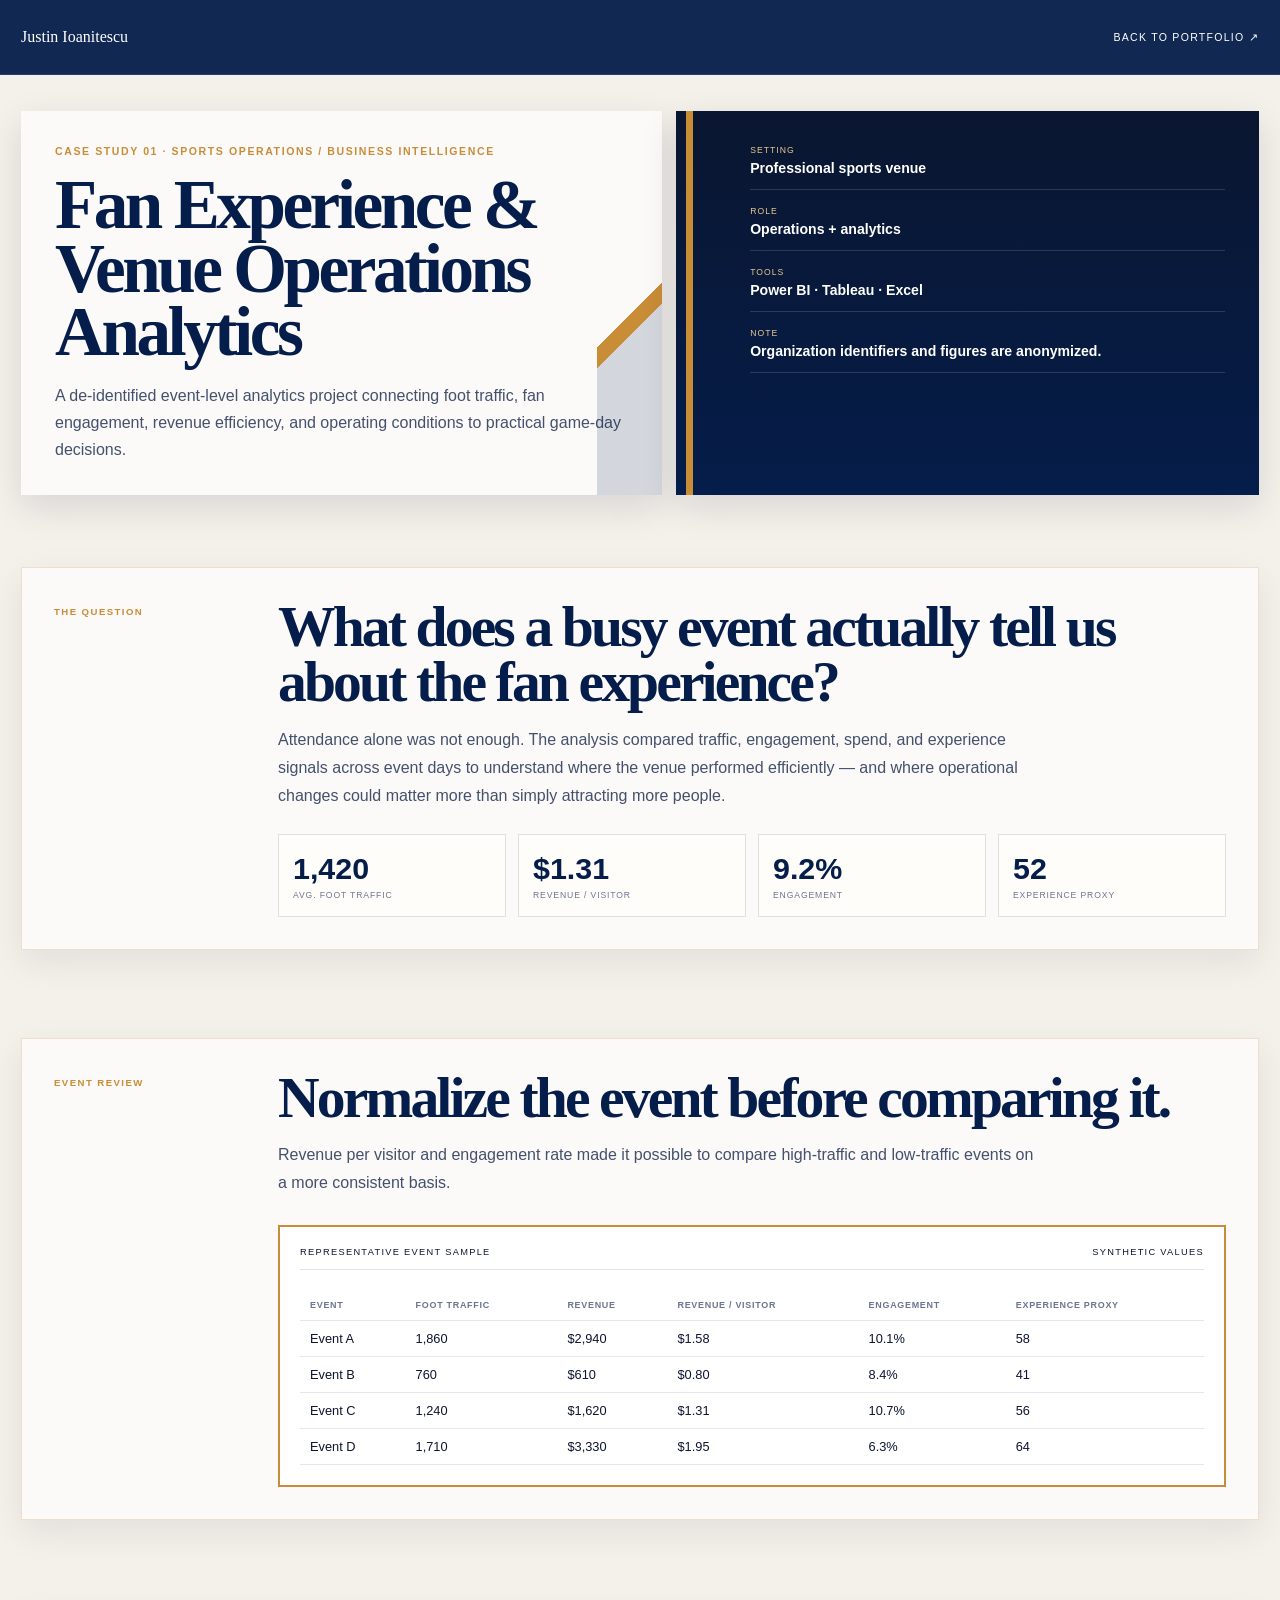
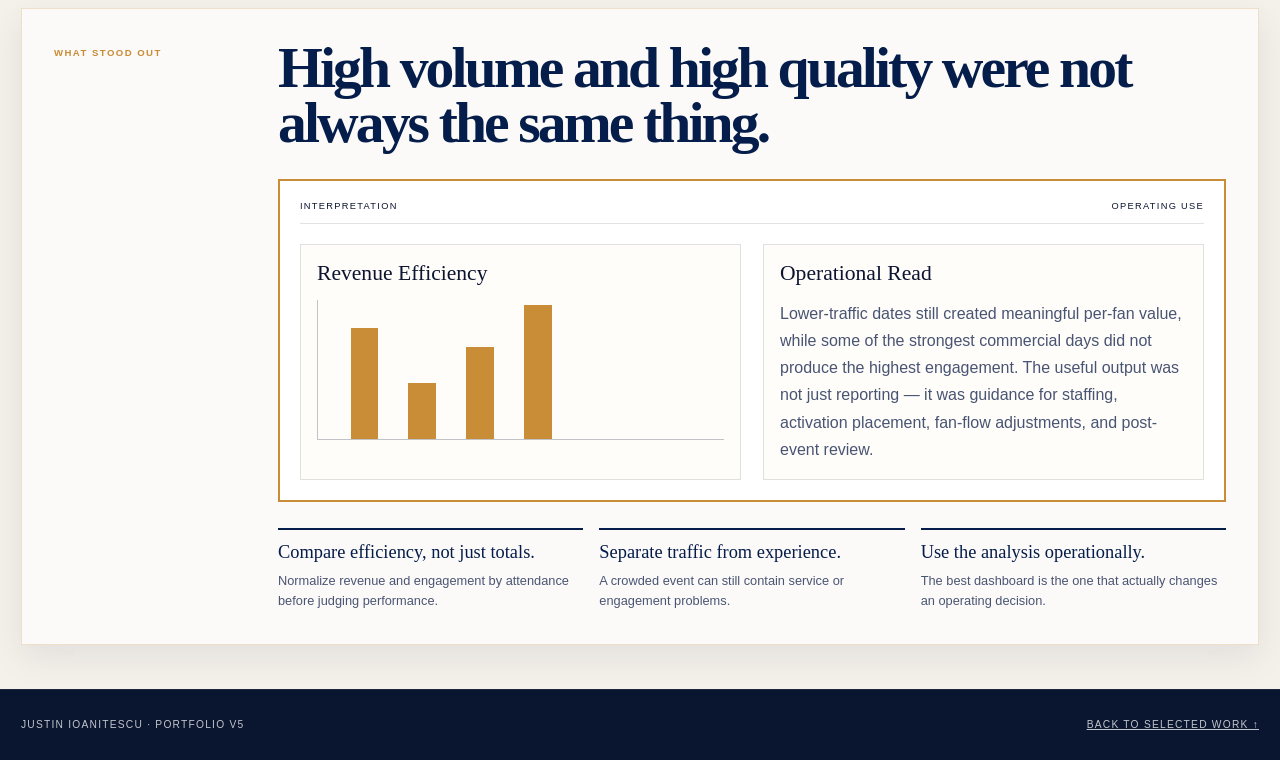
<file: venue-operations-case-study.html>
<!doctype html>
<html lang="en">
<head>
  <meta charset="utf-8">
  <meta name="viewport" content="width=device-width,initial-scale=1">
  <title>Fan Experience & Venue Operations Analytics — Justin Ioanitescu</title>
  <link rel="stylesheet" href="case-study.css">
</head>
<body>
  <header class="case-header">
    <div class="container case-nav">
      <a class="case-brand" href="index.html">Justin Ioanitescu</a>
      <a href="index.html#work">Back to portfolio ↗</a>
    </div>
  </header>

  <section class="case-hero">
    <div class="container hero-card">
      <div class="hero-white">
        <p class="case-kicker">Case Study 01 · Sports Operations / Business Intelligence</p>
        <h1>Fan Experience & Venue Operations Analytics</h1>
        <p class="lead">A de-identified event-level analytics project connecting foot traffic, fan engagement, revenue efficiency, and operating conditions to practical game-day decisions.</p>
      </div>
      <div class="hero-navy">
        <div class="meta-list">
          <div class="meta-item"><small>Setting</small><b>Professional sports venue</b></div>
          <div class="meta-item"><small>Role</small><b>Operations + analytics</b></div>
          <div class="meta-item"><small>Tools</small><b>Power BI · Tableau · Excel</b></div>
          <div class="meta-item"><small>Note</small><b>Organization identifiers and figures are anonymized.</b></div>
        </div>
      </div>
    </div>
  </section>

  <section class="section">
    <div class="container section-card">
      <div class="section-grid">
        <div class="section-label">The Question</div>
        <div class="section-body">
          <h2>What does a busy event actually tell us about the fan experience?</h2>
          <p>Attendance alone was not enough. The analysis compared traffic, engagement, spend, and experience signals across event days to understand where the venue performed efficiently — and where operational changes could matter more than simply attracting more people.</p>
          <div class="metric-row">
            <div class="metric-box"><b>1,420</b><small>Avg. Foot Traffic</small></div>
            <div class="metric-box"><b>$1.31</b><small>Revenue / Visitor</small></div>
            <div class="metric-box"><b>9.2%</b><small>Engagement</small></div>
            <div class="metric-box"><b>52</b><small>Experience Proxy</small></div>
          </div>
        </div>
      </div>
    </div>
  </section>

  <section class="section">
    <div class="container section-card">
      <div class="section-grid">
        <div class="section-label">Event Review</div>
        <div class="section-body">
          <h2>Normalize the event before comparing it.</h2>
          <p>Revenue per visitor and engagement rate made it possible to compare high-traffic and low-traffic events on a more consistent basis.</p>
          <div class="showcase">
            <div class="showcase-header"><span>Representative Event Sample</span><span>Synthetic values</span></div>
            <div class="table-wrap">
              <table class="case-table">
                <thead>
                  <tr><th>Event</th><th>Foot Traffic</th><th>Revenue</th><th>Revenue / Visitor</th><th>Engagement</th><th>Experience Proxy</th></tr>
                </thead>
                <tbody>
                  <tr><td>Event A</td><td>1,860</td><td>$2,940</td><td>$1.58</td><td>10.1%</td><td>58</td></tr>
                  <tr><td>Event B</td><td>760</td><td>$610</td><td>$0.80</td><td>8.4%</td><td>41</td></tr>
                  <tr><td>Event C</td><td>1,240</td><td>$1,620</td><td>$1.31</td><td>10.7%</td><td>56</td></tr>
                  <tr><td>Event D</td><td>1,710</td><td>$3,330</td><td>$1.95</td><td>6.3%</td><td>64</td></tr>
                </tbody>
              </table>
            </div>
          </div>
        </div>
      </div>
    </div>
  </section>

  <section class="section">
    <div class="container section-card">
      <div class="section-grid">
        <div class="section-label">What Stood Out</div>
        <div class="section-body">
          <h2>High volume and high quality were not always the same thing.</h2>
          <div class="showcase">
            <div class="showcase-header"><span>Interpretation</span><span>Operating use</span></div>
            <div class="showcase-grid">
              <div class="chart-box">
                <h3>Revenue Efficiency</h3>
                <div class="simple-bars">
                  <span style="height:80%"></span>
                  <span style="height:40%"></span>
                  <span style="height:66%"></span>
                  <span style="height:96%"></span>
                </div>
              </div>
              <div class="note-box">
                <h3>Operational Read</h3>
                <p>Lower-traffic dates still created meaningful per-fan value, while some of the strongest commercial days did not produce the highest engagement. The useful output was not just reporting — it was guidance for staffing, activation placement, fan-flow adjustments, and post-event review.</p>
              </div>
            </div>
          </div>
          <div class="takeaways">
            <div class="takeaway"><b>Compare efficiency, not just totals.</b><p>Normalize revenue and engagement by attendance before judging performance.</p></div>
            <div class="takeaway"><b>Separate traffic from experience.</b><p>A crowded event can still contain service or engagement problems.</p></div>
            <div class="takeaway"><b>Use the analysis operationally.</b><p>The best dashboard is the one that actually changes an operating decision.</p></div>
          </div>
        </div>
      </div>
    </div>
  </section>

  <footer class="case-footer">
    <div class="container">
      <span>Justin Ioanitescu · Portfolio V5</span>
      <a href="index.html#work">Back to selected work ↑</a>
    </div>
  </footer>
</body>
</html>
</file>
<file: case-study.css>
:root{
  --navy:#051d4a;
  --navy-2:#07265e;
  --navy-3:#0a1630;
  --gold:#c98c37;
  --gold-soft:#e9c88f;
  --white:#fbfaf8;
  --off:#f4f1eb;
  --ink:#0c1430;
  --green:#d6ddcf;
  --line:rgba(12,20,48,.16);
  --container:1240px;
}
*{box-sizing:border-box}
html{scroll-behavior:smooth}
body{
  margin:0;
  font-family:Arial,Helvetica,sans-serif;
  background:var(--off);
  color:var(--ink);
  -webkit-font-smoothing:antialiased;
}
a{color:inherit}
.container{width:min(calc(100% - 42px),var(--container));margin:auto}
.case-header{
  position:sticky;top:0;z-index:40;
  background:rgba(5,29,74,.95);
  border-bottom:1px solid rgba(255,255,255,.1);
}
.case-nav{
  min-height:74px;
  display:flex;justify-content:space-between;align-items:center;
  color:#fff;gap:20px;
}
.case-nav a{
  text-decoration:none;
  text-transform:uppercase;
  letter-spacing:.12em;
  font-size:.66rem;
}
.case-brand{
  font-family:Georgia,serif;
  font-size:1rem!important;
  text-transform:none!important;
  letter-spacing:0!important;
}
.case-hero{
  padding:36px 0 28px;
}
.hero-card{
  display:grid;
  grid-template-columns:1.1fr 1fr;
  gap:14px;
}
.hero-white,
.hero-navy{
  position:relative;
  min-height:330px;
  overflow:hidden;
  box-shadow:0 12px 34px rgba(8,16,44,.12);
}
.hero-white{
  background:var(--white);
  padding:34px 34px 32px;
}
.hero-white:after{
  content:"";
  position:absolute;right:-55px;top:0;bottom:0;width:120px;
  background:linear-gradient(135deg, transparent 0 47%, var(--gold) 47% 51%, rgba(5,29,74,.16) 51% 100%);
}
.hero-navy{
  background:linear-gradient(180deg,var(--navy-3),var(--navy));
  color:#fff;
  padding:34px 34px 32px 74px;
}
.hero-navy:before{
  content:"";
  position:absolute;left:-85px;top:0;bottom:0;width:170px;
  clip-path:polygon(0 0, 70% 0, 100% 50%, 70% 100%, 0 100%);
  background:linear-gradient(90deg, transparent 0 56%, var(--gold) 56% 60%, transparent 60% 100%);
}
.case-kicker{
  margin:0 0 16px;
  text-transform:uppercase;
  letter-spacing:.15em;
  font-size:.66rem;
  font-weight:700;
  color:var(--gold);
}
.hero-white h1{
  margin:0;
  font-family:Georgia,serif;
  font-size:clamp(3rem,5.4vw,6rem);
  line-height:.92;
  letter-spacing:-.05em;
  color:var(--navy);
}
.hero-white .lead{
  margin:18px 0 0;
  line-height:1.7;
  font-size:1rem;
  color:#44506d;
  max-width:630px;
}
.meta-list{
  display:grid;gap:16px;align-content:start;height:100%;
}
.meta-item{
  border-bottom:1px solid rgba(255,255,255,.14);
  padding-bottom:12px;
}
.meta-item small{
  display:block;
  margin-bottom:4px;
  text-transform:uppercase;
  letter-spacing:.12em;
  font-size:.54rem;
  color:var(--gold-soft);
}
.meta-item b{
  font-size:.88rem;
  font-weight:600;
}
.section{
  padding:44px 0;
}
.section-card{
  background:var(--white);
  border:1px solid rgba(201,140,55,.24);
  box-shadow:0 12px 34px rgba(8,16,44,.08);
  padding:32px;
}
.section-grid{
  display:grid;
  grid-template-columns:180px 1fr;
  gap:44px;
}
.section-label{
  font-size:.6rem;
  letter-spacing:.15em;
  text-transform:uppercase;
  font-weight:700;
  color:var(--gold);
  padding-top:6px;
}
.section-body h2{
  margin:0 0 16px;
  font-family:Georgia,serif;
  font-size:clamp(2.4rem,4.5vw,4.8rem);
  line-height:.95;
  letter-spacing:-.05em;
  color:var(--navy);
}
.section-body > p{
  margin:0;
  line-height:1.75;
  max-width:760px;
  color:#44506d;
}
.metric-row{
  display:grid;
  grid-template-columns:repeat(4,1fr);
  gap:12px;
  margin-top:24px;
}
.metric-box{
  border:1px solid rgba(12,20,48,.12);
  padding:16px 14px;background:#fffdf9;
}
.metric-box b{
  display:block;font-size:1.9rem;color:var(--navy);
}
.metric-box small{
  display:block;margin-top:4px;
  font-size:.54rem;letter-spacing:.1em;text-transform:uppercase;color:#6d7591;
}
.showcase{
  margin-top:28px;
  border:2px solid var(--gold);
  padding:20px;
  background:#fff;
}
.showcase.dark{
  background:#0d244e;color:#fff;
}
.showcase-header{
  display:flex;justify-content:space-between;gap:18px;
  padding-bottom:12px;border-bottom:1px solid rgba(12,20,48,.12);
  font-size:.58rem;letter-spacing:.14em;text-transform:uppercase;
}
.showcase.dark .showcase-header{
  border-color:rgba(255,255,255,.15);
  color:#d9c79d;
}
.showcase-grid{
  display:grid;
  grid-template-columns:1fr 1fr;
  gap:22px;
  margin-top:20px;
}
.chart-box,.note-box{
  border:1px solid rgba(12,20,48,.12);
  padding:16px;
  min-height:220px;
  background:#fffdf9;
}
.showcase.dark .chart-box,
.showcase.dark .note-box{
  border-color:rgba(255,255,255,.16);
  background:rgba(255,255,255,.03);
}
.chart-box h3,.note-box h3{
  margin:0 0 14px;
  font-family:Georgia,serif;
  font-size:1.35rem;
  font-weight:400;
}
.simple-bars{
  height:140px;
  display:flex;align-items:flex-end;gap:9%;
  border-left:1px solid rgba(12,20,48,.25);
  border-bottom:1px solid rgba(12,20,48,.25);
  padding:0 8%;
}
.simple-bars span{display:block;width:8%;background:var(--gold)}
.dark .simple-bars{
  border-color:rgba(255,255,255,.18);
}
.dark .simple-bars span{background:var(--gold)}
.note-box p{
  margin:0;
  line-height:1.7;
  color:#485473;
}
.showcase.dark .note-box p{color:rgba(255,255,255,.8)}
.table-wrap{
  margin-top:20px;
  overflow:auto;
}
.case-table{
  width:100%;border-collapse:collapse;font-size:.8rem;
}
.case-table th,.case-table td{
  text-align:left;padding:10px;border-bottom:1px solid rgba(12,20,48,.1);
}
.case-table th{
  text-transform:uppercase;
  letter-spacing:.08em;
  font-size:.56rem;
  color:#6c7590;
}
.showcase.dark .case-table th,
.showcase.dark .case-table td{
  border-color:rgba(255,255,255,.12);
}
.showcase.dark .case-table th{color:#d7c79c}
.flow-row{
  display:flex;align-items:center;gap:8px;margin-top:18px;overflow:auto;
}
.flow-row div{
  min-width:94px;flex:1;
  border:1px solid rgba(255,255,255,.18);
  padding:13px 10px;text-align:center;
}
.flow-row b,.flow-row small{display:block}
.flow-row b{font-size:1.35rem}
.flow-row small{
  margin-top:4px;
  font-size:.48rem;letter-spacing:.08em;text-transform:uppercase;
  color:rgba(255,255,255,.58);
}
.flow-row i{font-style:normal;color:rgba(255,255,255,.34)}
.takeaways{
  display:grid;
  grid-template-columns:repeat(3,1fr);
  gap:16px;
  margin-top:26px;
}
.takeaway{
  border-top:2px solid var(--navy);
  padding-top:12px;
}
.takeaway b{
  display:block;
  font-family:Georgia,serif;
  font-size:1.15rem;
  font-weight:400;
  color:var(--navy);
}
.takeaway p{
  margin:8px 0 0;
  font-size:.8rem;line-height:1.6;color:#4a5573;
}
.matrix-box{
  margin-top:24px;
  border:2px solid var(--gold);
  padding:20px;background:#fffdf8;
}
.matrix-grid{
  height:300px;
  border-left:1px solid rgba(12,20,48,.35);
  border-bottom:1px solid rgba(12,20,48,.35);
  background:
    linear-gradient(to right,transparent 49.8%,rgba(12,20,48,.08) 50%,transparent 50.2%),
    linear-gradient(to bottom,transparent 49.8%,rgba(12,20,48,.08) 50%,transparent 50.2%);
  position:relative;margin:16px 0 10px 28px;
}
.matrix-grid i{
  position:absolute;width:36px;height:36px;border-radius:50%;
  background:var(--navy);color:#fff;font-style:normal;
  display:grid;place-items:center;font-size:.66rem;
}
.matrix-grid .a{left:16%;bottom:20%}
.matrix-grid .b{left:57%;bottom:70%}
.matrix-grid .c{left:78%;bottom:42%}
.matrix-grid .d{left:35%;bottom:78%}
.matrix-axis{
  display:flex;justify-content:space-between;
  font-size:.56rem;letter-spacing:.1em;text-transform:uppercase;color:#667189;
}
.case-footer{
  background:var(--navy-3);color:rgba(255,255,255,.75);
  border-top:1px solid rgba(255,255,255,.08);
}
.case-footer .container{
  min-height:70px;display:flex;justify-content:space-between;align-items:center;gap:16px;
  font-size:.64rem;letter-spacing:.12em;text-transform:uppercase;
}
@media (max-width: 980px){
  .hero-card,
  .section-grid,
  .showcase-grid{grid-template-columns:1fr}
}
@media (max-width: 720px){
  .container{width:min(calc(100% - 26px),var(--container))}
  .hero-navy{padding:28px 20px 24px 34px}
  .hero-white{padding:28px 20px}
  .section-card{padding:22px}
  .metric-row,.takeaways{grid-template-columns:1fr}
  .case-footer .container{flex-direction:column;align-items:flex-start;padding:14px 0}
}
</file>
